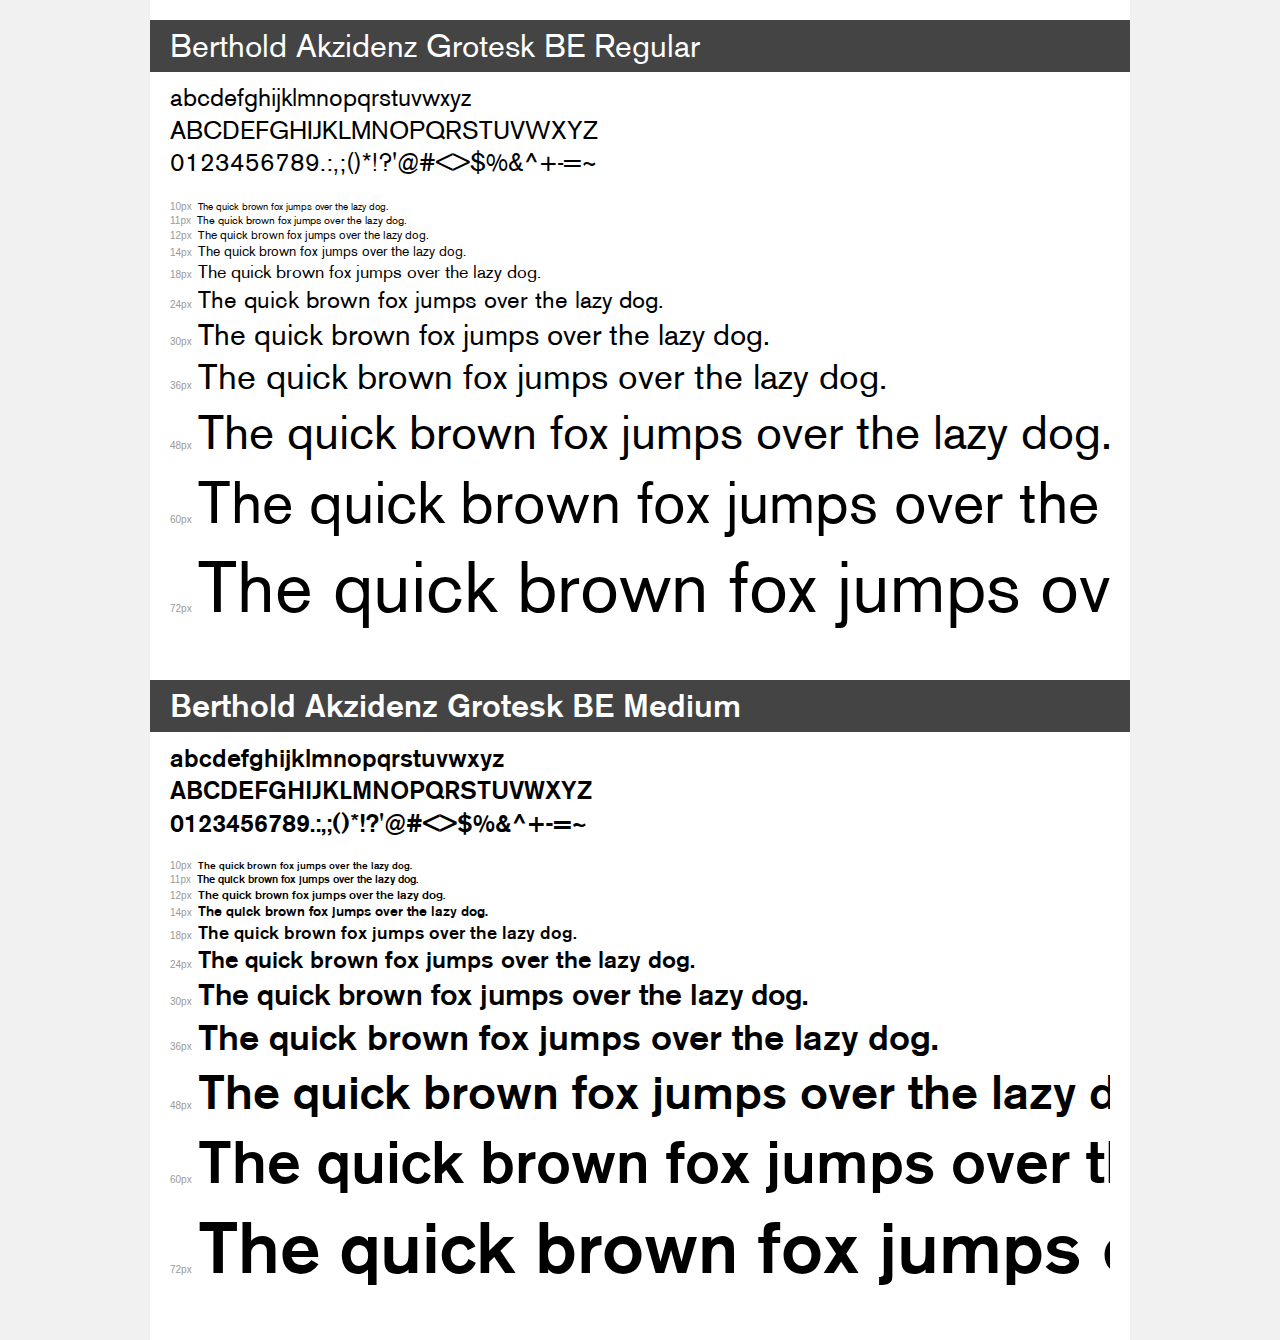
<file: font/demo.html>
<!DOCTYPE html>
<html>
<head>
	<meta charset="utf-8">
	<title>Transfonter demo</title>
	<link href="stylesheet.css" rel="stylesheet">
	<style>
		/*
		http://meyerweb.com/eric/tools/css/reset/
		v2.0 | 20110126
		License: none (public domain)
		*/
		html, body, div, span, applet, object, iframe,
		h1, h2, h3, h4, h5, h6, p, blockquote, pre,
		a, abbr, acronym, address, big, cite, code,
		del, dfn, em, img, ins, kbd, q, s, samp,
		small, strike, strong, sub, sup, tt, var,
		b, u, i, center,
		dl, dt, dd, ol, ul, li,
		fieldset, form, label, legend,
		table, caption, tbody, tfoot, thead, tr, th, td,
		article, aside, canvas, details, embed,
		figure, figcaption, footer, header, hgroup,
		menu, nav, output, ruby, section, summary,
		time, mark, audio, video {
			margin: 0;
			padding: 0;
			border: 0;
			font-size: 100%;
			font: inherit;
			vertical-align: baseline;
		}
		/* HTML5 display-role reset for older browsers */
		article, aside, details, figcaption, figure,
		footer, header, hgroup, menu, nav, section {
			display: block;
		}
		body {
			line-height: 1;
		}
		ol, ul {
			list-style: none;
		}
		blockquote, q {
			quotes: none;
		}
		blockquote:before, blockquote:after,
		q:before, q:after {
			content: '';
			content: none;
		}
		table {
			border-collapse: collapse;
			border-spacing: 0;
		}
		/* common styles */
		body {
			background: #f1f1f1;
			color: #000;
		}
		.page {
			background: #fff;
			width: 940px;
			margin: 0 auto;
			padding: 20px 20px 0 20px;
			overflow: hidden;
		}
		.font-container {
			overflow-x: auto;
			overflow-y: hidden;
			margin-bottom: 40px;
			line-height: 1.3;
			white-space: nowrap;
			padding-bottom: 5px;
		}
		h1 {
			position: relative;
			background: #444;
			font-size: 32px;
			color: #fff;
			padding: 10px 20px;
			margin: 0 -20px 10px -20px;
		}
		.letters {
			font-size: 25px;
			margin-bottom: 20px;
		}
		.s10:before {
			content: '10px';
		}
		.s11:before {
			content: '11px';
		}
		.s12:before {
			content: '12px';
		}
		.s14:before {
			content: '14px';
		}
		.s18:before {
			content: '18px';
		}
		.s24:before {
			content: '24px';
		}
		.s30:before {
			content: '30px';
		}
		.s36:before {
			content: '36px';
		}
		.s48:before {
			content: '48px';
		}
		.s60:before {
			content: '60px';
		}
		.s72:before {
			content: '72px';
		}
		.s10:before, .s11:before, .s12:before, .s14:before,
		.s18:before, .s24:before, .s30:before, .s36:before,
		.s48:before, .s60:before, .s72:before {
			font-family: Arial, sans-serif;
			font-size: 10px;
			font-weight: normal;
			font-style: normal;
			color: #999;
			padding-right: 6px;
		}
		/* fonts demo styles */
		.demo-0 {
			font-family: 'Berthold Akzidenz Grotesk BE';
			font-weight: normal;
			font-style: normal;
		}
		.demo-1 {
			font-family: 'Berthold Akzidenz Grotesk BE';
			font-weight: 500;
			font-style: normal;
		}
	</style>
</head>
<body>
<div class="page">
	<div class="demo-0">
		<h1>Berthold Akzidenz Grotesk BE Regular</h1>
		<div class="font-container">
			<p class="letters">
				abcdefghijklmnopqrstuvwxyz <br />
				ABCDEFGHIJKLMNOPQRSTUVWXYZ <br />				0123456789.:,;()*!?'@#<>$%&^+-=~
			</p>
			<p class="s10" style="font-size: 10px;">The quick brown fox jumps over the lazy dog.</p>
			<p class="s11" style="font-size: 11px;">The quick brown fox jumps over the lazy dog.</p>
			<p class="s12" style="font-size: 12px;">The quick brown fox jumps over the lazy dog.</p>
			<p class="s14" style="font-size: 14px;">The quick brown fox jumps over the lazy dog.</p>
			<p class="s18" style="font-size: 18px;">The quick brown fox jumps over the lazy dog.</p>
			<p class="s24" style="font-size: 24px;">The quick brown fox jumps over the lazy dog.</p>
			<p class="s30" style="font-size: 30px;">The quick brown fox jumps over the lazy dog.</p>
			<p class="s36" style="font-size: 36px;">The quick brown fox jumps over the lazy dog.</p>
			<p class="s48" style="font-size: 48px;">The quick brown fox jumps over the lazy dog.</p>
			<p class="s60" style="font-size: 60px;">The quick brown fox jumps over the lazy dog.</p>
			<p class="s72" style="font-size: 72px;">The quick brown fox jumps over the lazy dog.</p>
		</div>
	</div>
	<div class="demo-1">
		<h1>Berthold Akzidenz Grotesk BE Medium</h1>
		<div class="font-container">
			<p class="letters">
				abcdefghijklmnopqrstuvwxyz <br />
				ABCDEFGHIJKLMNOPQRSTUVWXYZ <br />				0123456789.:,;()*!?'@#<>$%&^+-=~
			</p>
			<p class="s10" style="font-size: 10px;">The quick brown fox jumps over the lazy dog.</p>
			<p class="s11" style="font-size: 11px;">The quick brown fox jumps over the lazy dog.</p>
			<p class="s12" style="font-size: 12px;">The quick brown fox jumps over the lazy dog.</p>
			<p class="s14" style="font-size: 14px;">The quick brown fox jumps over the lazy dog.</p>
			<p class="s18" style="font-size: 18px;">The quick brown fox jumps over the lazy dog.</p>
			<p class="s24" style="font-size: 24px;">The quick brown fox jumps over the lazy dog.</p>
			<p class="s30" style="font-size: 30px;">The quick brown fox jumps over the lazy dog.</p>
			<p class="s36" style="font-size: 36px;">The quick brown fox jumps over the lazy dog.</p>
			<p class="s48" style="font-size: 48px;">The quick brown fox jumps over the lazy dog.</p>
			<p class="s60" style="font-size: 60px;">The quick brown fox jumps over the lazy dog.</p>
			<p class="s72" style="font-size: 72px;">The quick brown fox jumps over the lazy dog.</p>
		</div>
	</div>
</div>
</body>
</html>
</file>
<file: font/stylesheet.css>
/* This stylesheet generated by Transfonter (http://transfonter.org) on March 30, 2016 2:02 PM */

@font-face {
	font-family: 'Berthold Akzidenz Grotesk BE';
	src: url('AkzidenzGroteskBE-Regular.eot');
	src: url('AkzidenzGroteskBE-Regular.eot?#iefix') format('embedded-opentype'),
		url('AkzidenzGroteskBE-Regular.woff') format('woff'),
		url('AkzidenzGroteskBE-Regular.ttf') format('truetype');
	font-weight: normal;
	font-style: normal;
}

@font-face {
	font-family: 'Berthold Akzidenz Grotesk BE';
	src: url('AkzidenzGroteskBE-Md.eot');
	src: url('AkzidenzGroteskBE-Md.eot?#iefix') format('embedded-opentype'),
		url('AkzidenzGroteskBE-Md.woff') format('woff'),
		url('AkzidenzGroteskBE-Md.ttf') format('truetype');
	font-weight: 500;
	font-style: normal;
}
</file>
